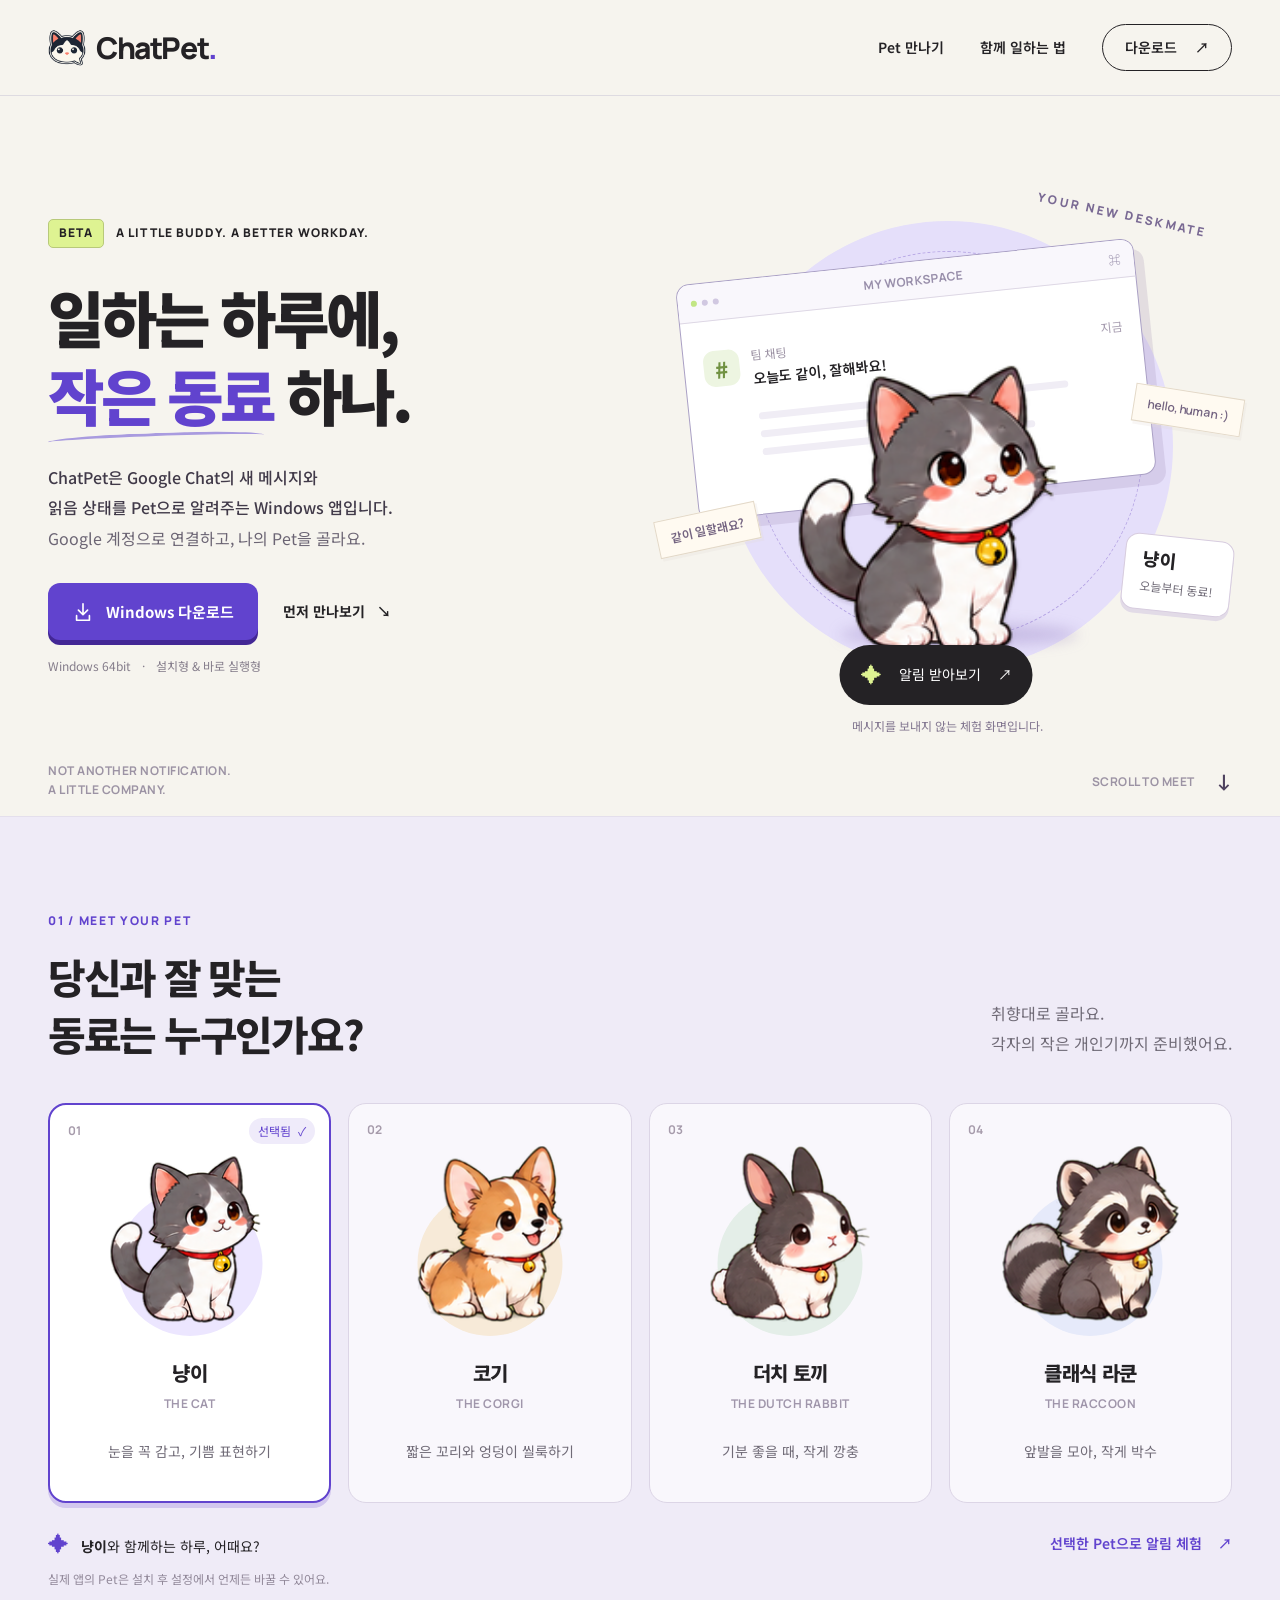
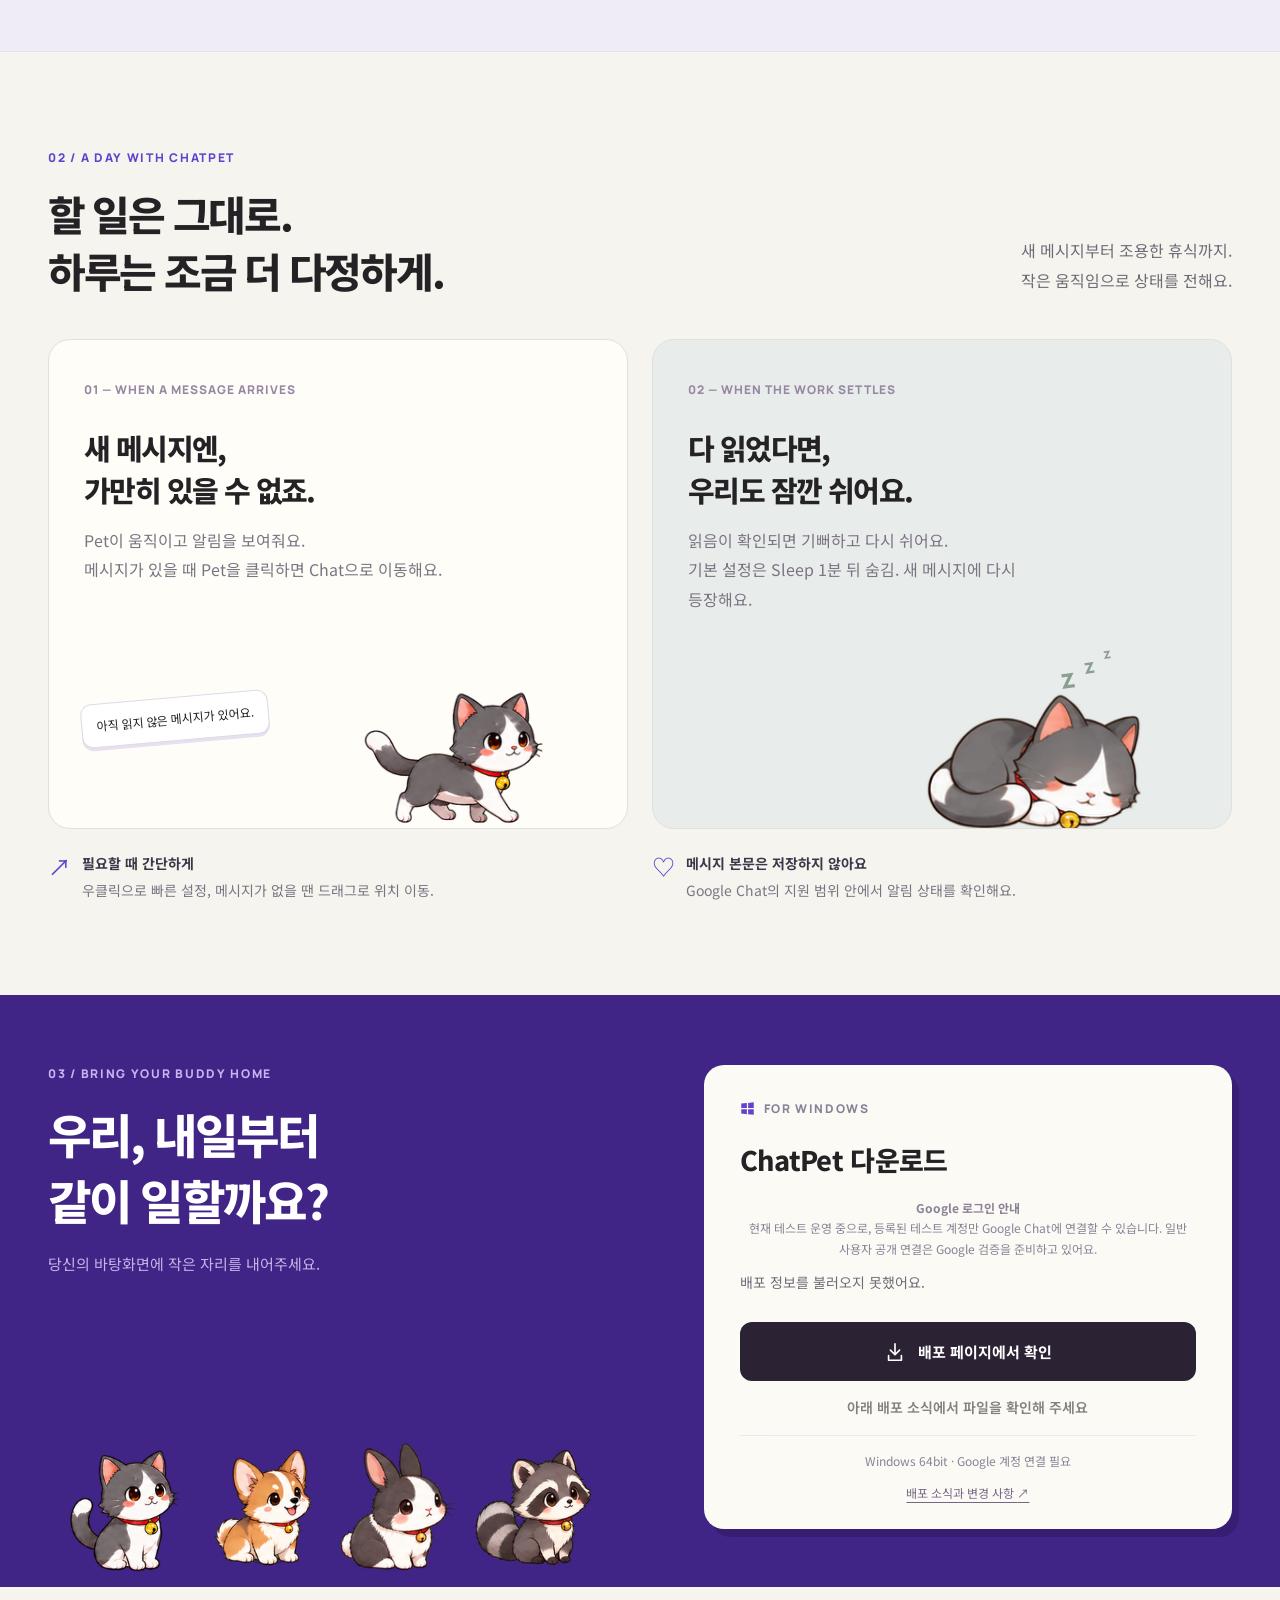
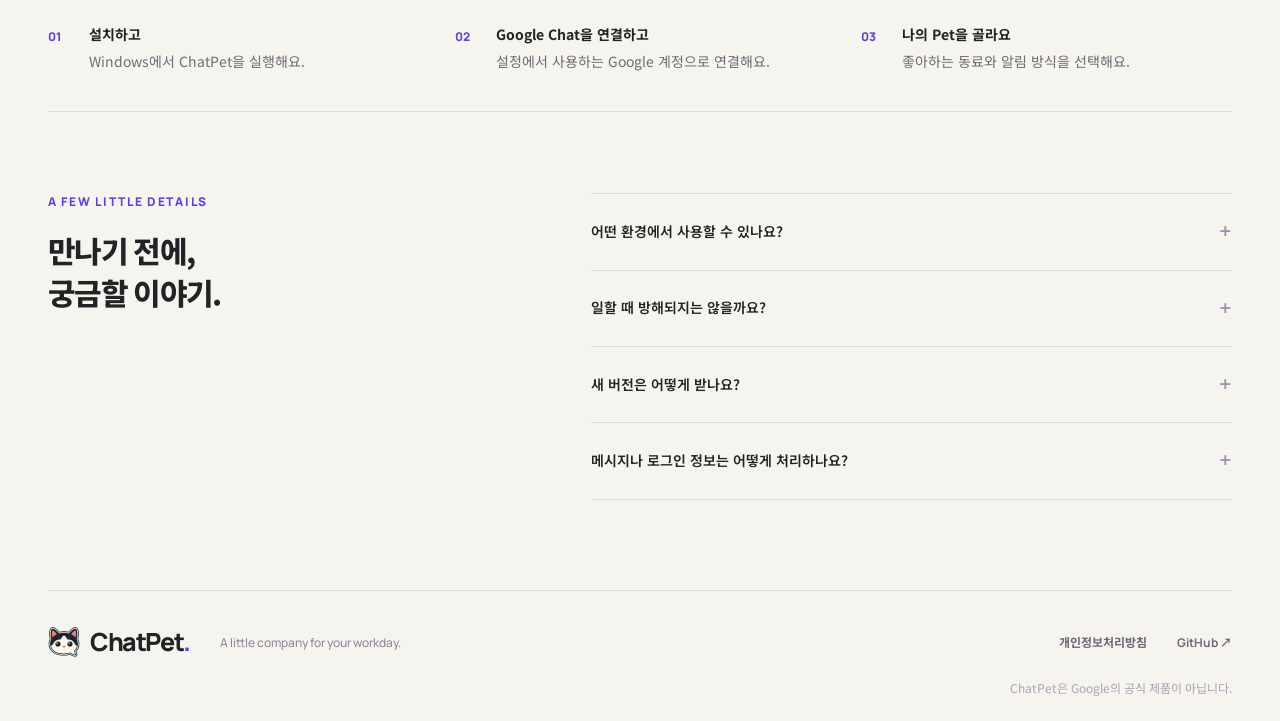
<file: docs/index.html>
<!doctype html>
<html lang="ko">
<head>
  <meta charset="utf-8">
  <meta name="google-site-verification" content="lzd5cxmIrYaoYa7zkCgvCVk5QeDZY3I85OazmHiKf8c" />
  <meta name="viewport" content="width=device-width, initial-scale=1">
  <meta name="theme-color" content="#f6f4ee">
  <meta name="description" content="메시지가 오면 반응하고, 읽고 나면 쉬어 가는 작은 업무 동료. Google Chat 알림 Pet, ChatPet을 만나보세요.">
  <title>ChatPet — 내 책상 위의 작은 동료</title>
  <link rel="icon" href="assets/ChatPet.ico">
  <link rel="preconnect" href="https://fonts.googleapis.com">
  <link rel="preconnect" href="https://fonts.gstatic.com" crossorigin>
  <link href="https://fonts.googleapis.com/css2?family=Manrope:wght@500;600;700;800&family=Noto+Sans+KR:wght@400;500;600;700;800;900&display=swap" rel="stylesheet">
  <link rel="stylesheet" href="styles.css">
  <script src="app.js" defer></script>
</head>
<body>
  <a class="skip-link" href="#main">본문으로 이동</a>
  <header class="site-header">
    <a class="brand" href="#home" aria-label="ChatPet 처음으로"><img src="assets/ChatPet.ico" width="38" height="38" alt=""><span>ChatPet<span class="brand-dot">.</span></span></a>
    <nav aria-label="주 메뉴"><a href="#meet">Pet 만나기</a><a href="#how">함께 일하는 법</a><a href="#download" class="nav-download">다운로드 <span aria-hidden="true">↗</span></a></nav>
  </header>
  <main id="main">
    <section class="hero wrap" id="home" aria-labelledby="hero-title">
      <div class="hero-copy">
        <div class="eyebrow"><span class="beta-tag">BETA</span><span>A LITTLE BUDDY. A BETTER WORKDAY.</span></div>
        <h1 id="hero-title">일하는 하루에,<br><span class="title-accent">작은 동료</span> 하나.</h1>
        <p class="hero-description"><strong>ChatPet은 Google Chat의 새 메시지와<br>읽음 상태를 Pet으로 알려주는 Windows 앱입니다.</strong><br>Google 계정으로 연결하고, 나의 Pet을 골라요.</p>
        <div class="hero-actions"><a class="button button-primary" href="#download"><svg aria-hidden="true" viewBox="0 0 24 24"><path d="M12 3v12m-5-5 5 5 5-5M5 16v5h14v-5"/></svg>Windows 다운로드</a><a class="text-link" href="#meet">먼저 만나보기 <span aria-hidden="true">↘</span></a></div>
        <p class="platform-note">Windows 64bit <span aria-hidden="true">·</span> 설치형 & 바로 실행형</p>
      </div>
      <div class="hero-world" aria-label="ChatPet 알림 체험 화면">
        <div class="world-ring" aria-hidden="true"></div>
        <div class="orbit-label">YOUR NEW DESKMATE</div>
        <div class="mini-window">
          <div class="window-bar"><span class="window-dots" aria-hidden="true"><i></i><i></i><i></i></span><span>MY WORKSPACE</span><span aria-hidden="true">⌘</span></div>
          <div class="mock-chat"><div class="chat-symbol" aria-hidden="true">#</div><div><span class="mock-channel">팀 채팅</span><p>오늘도 같이, 잘해봐요!</p></div><span class="mock-time">지금</span></div>
          <div class="mock-lines" aria-hidden="true"><i></i><i></i><i></i></div>
        </div>
        <div class="hero-pet-shadow" aria-hidden="true"></div>
        <img class="hero-pet" id="hero-pet" src="assets/cat-idle.png" alt="빨간 목걸이를 한 회색 고양이 Pet" width="320" height="320" fetchpriority="high">
        <div class="notification-bubble" id="demo-bubble" hidden><span class="notification-label">CHATPET</span><strong id="demo-text">새 메시지가 도착했어요!</strong><button id="demo-read" type="button">읽었어요 <span aria-hidden="true">✓</span></button></div>
        <div class="pet-name-tag"><span id="hero-pet-name">냥이</span><span class="pet-tag-caption">오늘부터 동료!</span></div>
        <button class="demo-button" id="demo-trigger" type="button"><span class="demo-spark" aria-hidden="true">✦</span><span>알림 받아보기</span><span aria-hidden="true">↗</span></button>
        <span class="demo-caption">메시지를 보내지 않는 체험 화면입니다.</span>
        <span class="floating-note note-one">같이 일할래요?</span><span class="floating-note note-two" aria-hidden="true">hello, human :)</span>
      </div>
      <div class="hero-bottom"><span>NOT ANOTHER NOTIFICATION.<br>A LITTLE COMPANY.</span><a href="#meet" aria-label="Pet 선택으로 이동">SCROLL TO MEET <span aria-hidden="true">↓</span></a></div>
    </section>

    <section class="pet-section" id="meet" aria-labelledby="meet-title">
      <div class="wrap">
        <div class="section-heading"><div><p class="section-kicker">01 / MEET YOUR PET</p><h2 id="meet-title">당신과 잘 맞는<br>동료는 누구인가요?</h2></div><p>취향대로 골라요.<br>각자의 작은 개인기까지 준비했어요.</p></div>
        <div class="pet-grid" role="group" aria-label="홈페이지에서 Pet 미리보기 선택">
          <button class="pet-card selected" type="button" data-pet="cat" aria-pressed="true"><span class="pet-number">01</span><span class="selected-label">선택됨 <span aria-hidden="true">✓</span></span><div class="pet-portrait"><img src="assets/cat-idle.png" alt="회색 고양이" width="320" height="320" loading="lazy"></div><span class="pet-card-name">냥이</span><span class="pet-species">THE CAT</span><span class="pet-trick">눈을 꼭 감고, 기쁨 표현하기</span></button>
          <button class="pet-card" type="button" data-pet="dog" aria-pressed="false"><span class="pet-number">02</span><span class="selected-label">선택됨 <span aria-hidden="true">✓</span></span><div class="pet-portrait"><img src="assets/dog-idle.png" alt="갈색과 흰색 코기" width="320" height="320" loading="lazy"></div><span class="pet-card-name">코기</span><span class="pet-species">THE CORGI</span><span class="pet-trick">짧은 꼬리와 엉덩이 씰룩하기</span></button>
          <button class="pet-card" type="button" data-pet="rabbit" aria-pressed="false"><span class="pet-number">03</span><span class="selected-label">선택됨 <span aria-hidden="true">✓</span></span><div class="pet-portrait"><img src="assets/rabbit-idle.png" alt="짙은 회색과 흰색 더치 토끼" width="320" height="320" loading="lazy"></div><span class="pet-card-name">더치 토끼</span><span class="pet-species">THE DUTCH RABBIT</span><span class="pet-trick">기분 좋을 때, 작게 깡충</span></button>
          <button class="pet-card" type="button" data-pet="raccoon" aria-pressed="false"><span class="pet-number">04</span><span class="selected-label">선택됨 <span aria-hidden="true">✓</span></span><div class="pet-portrait"><img src="assets/raccoon-idle.png" alt="눈 주변이 검은 클래식 라쿤" width="320" height="320" loading="lazy"></div><span class="pet-card-name">클래식 라쿤</span><span class="pet-species">THE RACCOON</span><span class="pet-trick">앞발을 모아, 작게 박수</span></button>
        </div>
        <div class="selection-summary" aria-live="polite"><span><span class="summary-star" aria-hidden="true">✦</span> <strong id="selected-name">냥이</strong>와 함께하는 하루, 어때요?</span><a href="#home">선택한 Pet으로 알림 체험 <span aria-hidden="true">↗</span></a></div>
        <p class="selection-hint">실제 앱의 Pet은 설치 후 설정에서 언제든 바꿀 수 있어요.</p>
      </div>
    </section>

    <section class="how-section wrap" id="how" aria-labelledby="how-title">
      <div class="section-heading"><div><p class="section-kicker">02 / A DAY WITH CHATPET</p><h2 id="how-title">할 일은 그대로.<br>하루는 조금 더 다정하게.</h2></div><p>새 메시지부터 조용한 휴식까지.<br>작은 움직임으로 상태를 전해요.</p></div>
      <div class="feature-grid">
        <article class="feature-card feature-message"><span class="feature-index">01 — WHEN A MESSAGE ARRIVES</span><h3>새 메시지엔,<br>가만히 있을 수 없죠.</h3><p>Pet이 움직이고 알림을 보여줘요.<br>메시지가 있을 때 Pet을 클릭하면 Chat으로 이동해요.</p><div class="feature-scene"><span class="small-bubble">아직 읽지 않은 메시지가 있어요.</span><img src="assets/cat-walk.png" alt="메시지를 알리며 걸어가는 고양이" width="320" height="320" loading="lazy"></div></article>
        <article class="feature-card feature-rest"><span class="feature-index">02 — WHEN THE WORK SETTLES</span><h3>다 읽었다면,<br>우리도 잠깐 쉬어요.</h3><p>읽음이 확인되면 기뻐하고 다시 쉬어요.<br>기본 설정은 Sleep 1분 뒤 숨김. 새 메시지에 다시 등장해요.</p><div class="feature-scene"><span class="sleep-label" aria-hidden="true">z<span>z</span><small>z</small></span><img src="assets/cat-sleep.png" alt="눈을 감고 편안히 잠든 고양이" width="320" height="320" loading="lazy"></div></article>
      </div>
      <div class="quiet-details"><p><span aria-hidden="true">↗</span><strong>필요할 때 간단하게</strong><span>우클릭으로 빠른 설정, 메시지가 없을 땐 드래그로 위치 이동.</span></p><p><span aria-hidden="true">♡</span><strong>메시지 본문은 저장하지 않아요</strong><span>Google Chat의 지원 범위 안에서 알림 상태를 확인해요.</span></p></div>
    </section>

    <section class="download-section" id="download" aria-labelledby="download-title">
      <div class="download-shell wrap">
        <div class="download-copy"><p class="section-kicker">03 / BRING YOUR BUDDY HOME</p><h2 id="download-title">우리, 내일부터<br>같이 일할까요?</h2><p>당신의 바탕화면에 작은 자리를 내어주세요.</p><div class="download-pets" aria-hidden="true"><img src="assets/cat-idle.png" alt="" width="320" height="320" loading="lazy"><img src="assets/dog-idle.png" alt="" width="320" height="320" loading="lazy"><img src="assets/rabbit-idle.png" alt="" width="320" height="320" loading="lazy"><img src="assets/raccoon-idle.png" alt="" width="320" height="320" loading="lazy"></div></div>
        <div class="download-card"><span class="download-os"><svg viewBox="0 0 24 24" aria-hidden="true"><path d="m2 4 9-1v8H2zm11-1 9-1v9h-9zM2 13h9v8l-9-1zm11 0h9v9l-9-1z"/></svg>FOR WINDOWS</span><h3>ChatPet 다운로드</h3><p id="google-login-notice" class="download-meta"><strong>Google 로그인 안내</strong><br>현재 테스트 운영 중으로, 등록된 테스트 계정만 Google Chat에 연결할 수 있습니다. 일반 사용자 공개 연결은 Google 검증을 준비하고 있어요.</p><div class="release-status" id="release-status" role="status">공개 배포 상태를 확인하고 있어요.</div><a id="installer-download" class="button button-dark download-link is-disabled" aria-disabled="true" tabindex="-1"><svg aria-hidden="true" viewBox="0 0 24 24"><path d="M12 3v12m-5-5 5 5 5-5M5 16v5h14v-5"/></svg><span>배포 확인 중</span></a><a id="portable-download" class="portable-link is-disabled" aria-disabled="true" tabindex="-1">설치 없이 바로 실행하기 <span aria-hidden="true">↗</span></a><p class="download-meta" id="download-meta">Windows 64bit · Google 계정 연결 필요</p><a class="release-link" href="https://github.com/Yoodaddy0311/chatpet-releases/releases" target="_blank" rel="noopener noreferrer">배포 소식과 변경 사항 <span aria-hidden="true">↗</span></a><noscript><p>JavaScript 없이 다운로드하려면 위 배포 페이지를 방문하세요.</p></noscript></div>
      </div>
    </section>

    <section class="getting-started wrap" aria-label="시작하는 방법"><div><span>01</span><h3>설치하고</h3><p>Windows에서 ChatPet을 실행해요.</p></div><div><span>02</span><h3>Google Chat을 연결하고</h3><p>설정에서 사용하는 Google 계정으로 연결해요.</p></div><div><span>03</span><h3>나의 Pet을 골라요</h3><p>좋아하는 동료와 알림 방식을 선택해요.</p></div></section>
    <section class="faq-section wrap" aria-labelledby="faq-title"><div><p class="section-kicker">A FEW LITTLE DETAILS</p><h2 id="faq-title">만나기 전에,<br>궁금할 이야기.</h2></div><div class="faq-list"><details><summary>어떤 환경에서 사용할 수 있나요?<span aria-hidden="true">+</span></summary><p>Windows 64비트용 앱입니다. Google Chat 연동은 Google 계정 연결이 필요하며, 조직의 Google Workspace 권한과 Google 검색 API 지원 범위에 따라 사용할 수 있는 알림이 달라질 수 있어요.</p></details><details><summary>일할 때 방해되지는 않을까요?<span aria-hidden="true">+</span></summary><p>알림이 없으면 조용히 쉬고 기본 설정에서는 Sleep 상태가 1분 지속되면 숨습니다. 새 알림에 다시 나타나며, 알림 일시 중지와 움직임 줄이기를 설정할 수 있어요.</p></details><details><summary>새 버전은 어떻게 받나요?<span aria-hidden="true">+</span></summary><p>1.2.14부터 앱 시작 시 새 버전을 확인하고 업데이트할 수 있어요. 1.2.13 이하를 사용 중이라면 기능이 포함된 버전을 한 번 직접 설치해 주세요.</p></details><details><summary>메시지나 로그인 정보는 어떻게 처리하나요?<span aria-hidden="true">+</span></summary><p>앱은 메시지 본문을 저장하지 않습니다. 로그인 정보는 현재 Windows 사용자용으로 암호화해 보관하며, 업데이트 확인에 메시지나 계정 정보를 보내지 않습니다.</p></details></div></section>
  </main>
  <footer class="site-footer wrap"><a class="brand" href="#home"><img src="assets/ChatPet.ico" width="32" height="32" alt=""><span>ChatPet<span class="brand-dot">.</span></span></a><p>A little company for your workday.</p><a href="privacy.html">개인정보처리방침</a><a href="https://github.com/Yoodaddy0311/chatpet-releases" target="_blank" rel="noopener noreferrer">GitHub <span aria-hidden="true">↗</span></a><span class="footer-fine">ChatPet은 Google의 공식 제품이 아닙니다.</span></footer>
  <div class="sr-only" id="demo-announcement" role="status"></div>
</body>
</html>
</file>
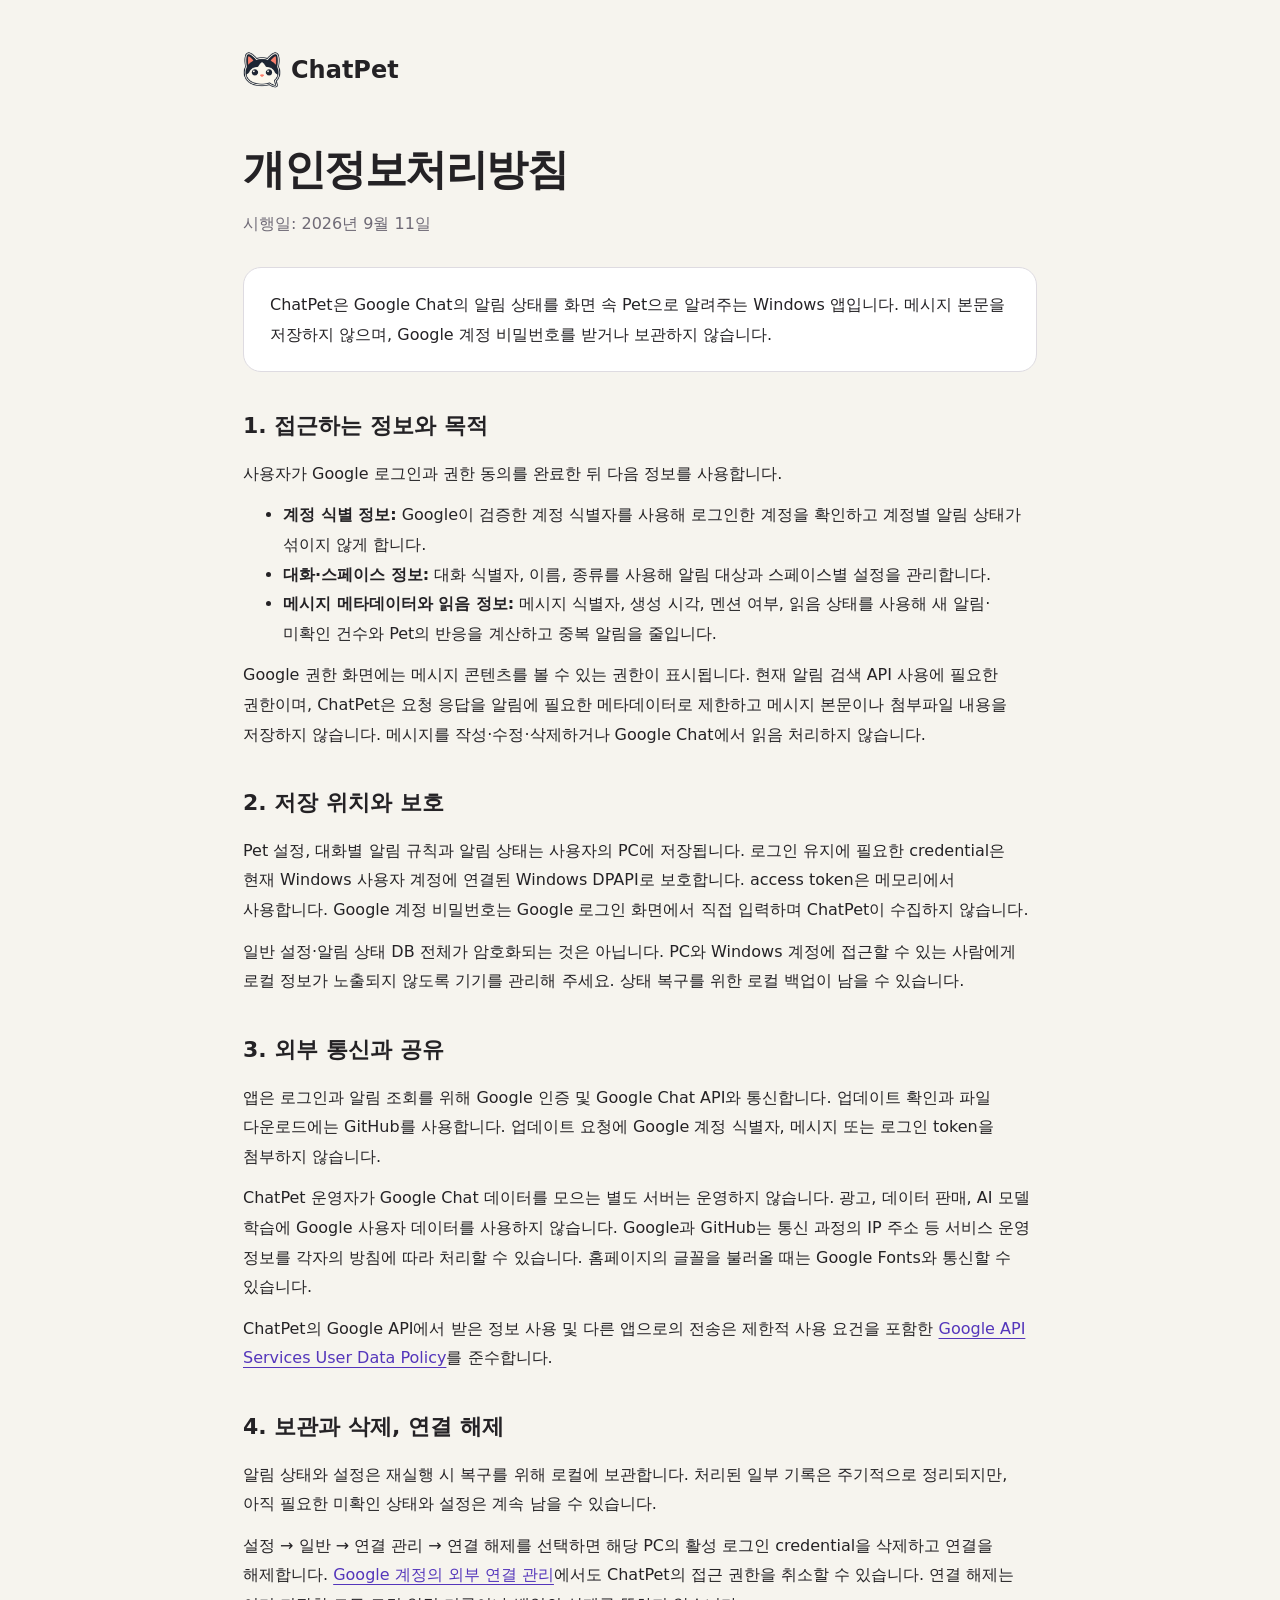
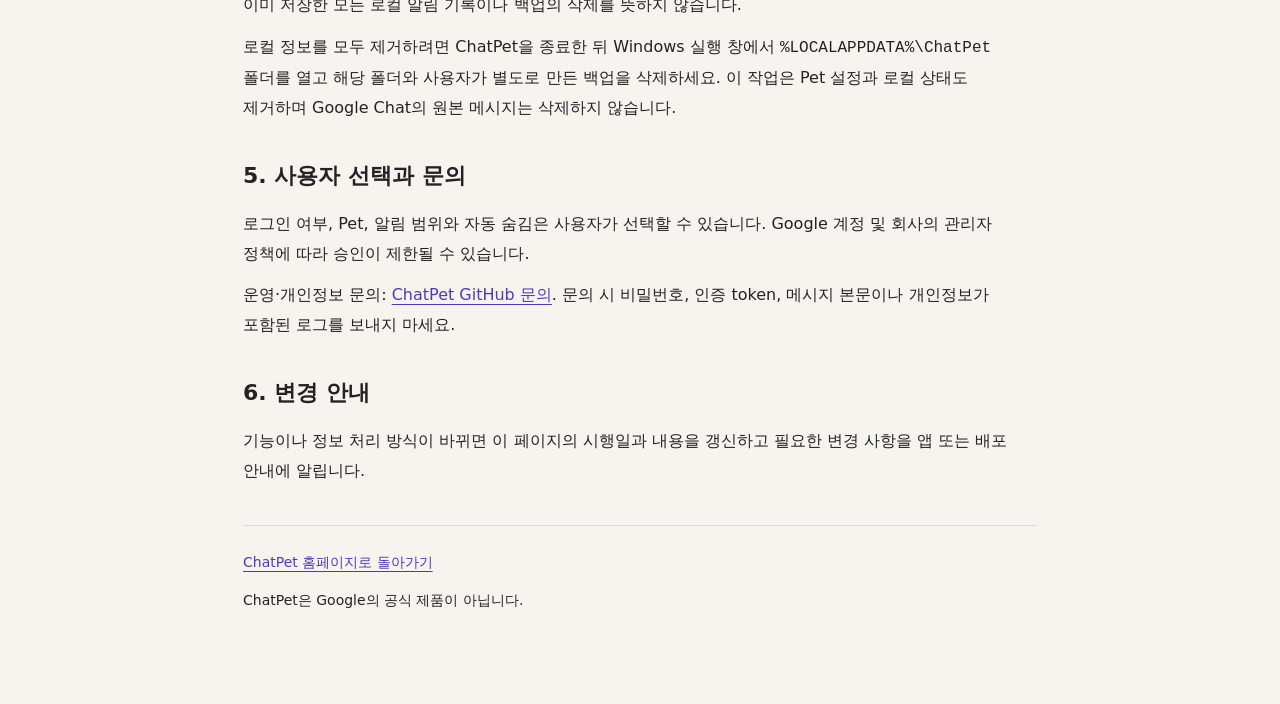
<file: docs/privacy.html>
<!doctype html>
<html lang="ko">
<head>
<meta charset="utf-8"><meta name="viewport" content="width=device-width,initial-scale=1">
<title>개인정보처리방침 · ChatPet</title>
<meta name="description" content="ChatPet이 Google Chat 정보와 로그인 정보를 사용하는 방법을 안내합니다.">
<link rel="icon" href="assets/ChatPet.ico">
<style>
:root{color-scheme:light}*{box-sizing:border-box}body{margin:0;background:#f6f4ee;color:#242225;font:16px/1.85 system-ui,"Malgun Gothic",sans-serif;word-break:keep-all}main{max-width:850px;margin:auto;padding:48px 28px 80px}.brand{display:inline-flex;align-items:center;gap:10px;font-size:24px;font-weight:800;color:#242225;text-decoration:none}.brand img{width:38px;height:38px}h1{font-size:clamp(30px,6vw,42px);line-height:1.3;letter-spacing:-1.5px;margin:44px 0 10px}h2{font-size:22px;margin:34px 0 12px}p,ul{margin:12px 0}a{color:#5436bb;text-underline-offset:4px}a:focus-visible{outline:3px solid #6143ce;outline-offset:4px}.date{color:#706b77}.summary{margin:28px 0;padding:22px 26px;background:white;border:1px solid #dedbe1;border-radius:18px}.summary p{margin:0}footer{margin-top:40px;padding-top:24px;border-top:1px solid #dedbe1;font-size:14px}
</style>
</head>
<body><main>
<a class="brand" href="./"><img src="assets/ChatPet.ico" alt="">ChatPet</a>
<h1>개인정보처리방침</h1>
<p class="date">시행일: 2026년 9월 11일</p>
<div class="summary"><p>ChatPet은 Google Chat의 알림 상태를 화면 속 Pet으로 알려주는 Windows 앱입니다. 메시지 본문을 저장하지 않으며, Google 계정 비밀번호를 받거나 보관하지 않습니다.</p></div>
<h2>1. 접근하는 정보와 목적</h2>
<p>사용자가 Google 로그인과 권한 동의를 완료한 뒤 다음 정보를 사용합니다.</p>
<ul>
<li><strong>계정 식별 정보:</strong> Google이 검증한 계정 식별자를 사용해 로그인한 계정을 확인하고 계정별 알림 상태가 섞이지 않게 합니다.</li>
<li><strong>대화·스페이스 정보:</strong> 대화 식별자, 이름, 종류를 사용해 알림 대상과 스페이스별 설정을 관리합니다.</li>
<li><strong>메시지 메타데이터와 읽음 정보:</strong> 메시지 식별자, 생성 시각, 멘션 여부, 읽음 상태를 사용해 새 알림·미확인 건수와 Pet의 반응을 계산하고 중복 알림을 줄입니다.</li>
</ul>
<p>Google 권한 화면에는 메시지 콘텐츠를 볼 수 있는 권한이 표시됩니다. 현재 알림 검색 API 사용에 필요한 권한이며, ChatPet은 요청 응답을 알림에 필요한 메타데이터로 제한하고 메시지 본문이나 첨부파일 내용을 저장하지 않습니다. 메시지를 작성·수정·삭제하거나 Google Chat에서 읽음 처리하지 않습니다.</p>
<h2>2. 저장 위치와 보호</h2>
<p>Pet 설정, 대화별 알림 규칙과 알림 상태는 사용자의 PC에 저장됩니다. 로그인 유지에 필요한 credential은 현재 Windows 사용자 계정에 연결된 Windows DPAPI로 보호합니다. access token은 메모리에서 사용합니다. Google 계정 비밀번호는 Google 로그인 화면에서 직접 입력하며 ChatPet이 수집하지 않습니다.</p>
<p>일반 설정·알림 상태 DB 전체가 암호화되는 것은 아닙니다. PC와 Windows 계정에 접근할 수 있는 사람에게 로컬 정보가 노출되지 않도록 기기를 관리해 주세요. 상태 복구를 위한 로컬 백업이 남을 수 있습니다.</p>
<h2>3. 외부 통신과 공유</h2>
<p>앱은 로그인과 알림 조회를 위해 Google 인증 및 Google Chat API와 통신합니다. 업데이트 확인과 파일 다운로드에는 GitHub를 사용합니다. 업데이트 요청에 Google 계정 식별자, 메시지 또는 로그인 token을 첨부하지 않습니다.</p>
<p>ChatPet 운영자가 Google Chat 데이터를 모으는 별도 서버는 운영하지 않습니다. 광고, 데이터 판매, AI 모델 학습에 Google 사용자 데이터를 사용하지 않습니다. Google과 GitHub는 통신 과정의 IP 주소 등 서비스 운영 정보를 각자의 방침에 따라 처리할 수 있습니다. 홈페이지의 글꼴을 불러올 때는 Google Fonts와 통신할 수 있습니다.</p>
<p>ChatPet의 Google API에서 받은 정보 사용 및 다른 앱으로의 전송은 제한적 사용 요건을 포함한 <a href="https://developers.google.com/terms/api-services-user-data-policy">Google API Services User Data Policy</a>를 준수합니다.</p>
<h2>4. 보관과 삭제, 연결 해제</h2>
<p>알림 상태와 설정은 재실행 시 복구를 위해 로컬에 보관합니다. 처리된 일부 기록은 주기적으로 정리되지만, 아직 필요한 미확인 상태와 설정은 계속 남을 수 있습니다.</p>
<p>설정 → 일반 → 연결 관리 → 연결 해제를 선택하면 해당 PC의 활성 로그인 credential을 삭제하고 연결을 해제합니다. <a href="https://myaccount.google.com/connections">Google 계정의 외부 연결 관리</a>에서도 ChatPet의 접근 권한을 취소할 수 있습니다. 연결 해제는 이미 저장한 모든 로컬 알림 기록이나 백업의 삭제를 뜻하지 않습니다.</p>
<p>로컬 정보를 모두 제거하려면 ChatPet을 종료한 뒤 Windows 실행 창에서 <code>%LOCALAPPDATA%\ChatPet</code> 폴더를 열고 해당 폴더와 사용자가 별도로 만든 백업을 삭제하세요. 이 작업은 Pet 설정과 로컬 상태도 제거하며 Google Chat의 원본 메시지는 삭제하지 않습니다.</p>
<h2>5. 사용자 선택과 문의</h2>
<p>로그인 여부, Pet, 알림 범위와 자동 숨김은 사용자가 선택할 수 있습니다. Google 계정 및 회사의 관리자 정책에 따라 승인이 제한될 수 있습니다.</p>
<p>운영·개인정보 문의: <a href="https://github.com/Yoodaddy0311/chatpet-releases/issues">ChatPet GitHub 문의</a>. 문의 시 비밀번호, 인증 token, 메시지 본문이나 개인정보가 포함된 로그를 보내지 마세요.</p>
<h2>6. 변경 안내</h2>
<p>기능이나 정보 처리 방식이 바뀌면 이 페이지의 시행일과 내용을 갱신하고 필요한 변경 사항을 앱 또는 배포 안내에 알립니다.</p>
<footer><a href="./">ChatPet 홈페이지로 돌아가기</a><p>ChatPet은 Google의 공식 제품이 아닙니다.</p></footer>
</main></body></html>
</file>
<file: docs/styles.css>
:root{--paper:#f6f4ee;--ink:#242225;--muted:#706b77;--purple:#6143ce;--purple-dark:#402486;--line:#dedbe1;--lime:#def392;--radius:24px;--sans:'Noto Sans KR',sans-serif;--latin:'Manrope',var(--sans)}
*{box-sizing:border-box}html{scroll-behavior:smooth;scroll-padding-top:100px}body{margin:0;background:var(--paper);color:var(--ink);font-family:var(--sans);font-size:16px;line-height:1.7;word-break:keep-all}a{color:inherit;text-decoration:none}button{font:inherit;color:inherit}button,a{-webkit-tap-highlight-color:transparent}button{cursor:pointer}button:disabled{cursor:default}img{max-width:100%;height:auto;display:block}svg{width:22px;height:22px;flex:none}button:focus-visible,a:focus-visible,summary:focus-visible{outline:3px solid #f39a42;outline-offset:5px}::selection{background:var(--lime);color:var(--ink)}.wrap{width:min(1240px,calc(100% - 96px));margin-inline:auto}.skip-link{position:fixed;top:-100px;left:20px;z-index:100;background:white;padding:12px}.skip-link:focus{top:10px}.sr-only{position:absolute;width:1px;height:1px;overflow:hidden;clip-path:inset(50%);white-space:nowrap}.site-header{height:96px;max-width:1440px;margin:auto;padding:0 48px;display:flex;align-items:center;justify-content:space-between;border-bottom:1px solid var(--line)}.brand{display:inline-flex;align-items:center;gap:10px;font-family:var(--latin);font-size:30px;font-weight:800;letter-spacing:-1.4px;line-height:1.2}.brand-dot{color:var(--purple)}.site-header nav{display:flex;align-items:center;gap:36px;font-size:14px;font-weight:600}.site-header nav>a:not(.nav-download):hover{color:var(--purple)}.nav-download{border:1px solid var(--ink);border-radius:100px;padding:11px 22px;display:flex;gap:18px;align-items:center;transition:.2s}.nav-download:hover{background:var(--ink);color:white}.hero{position:relative;display:grid;grid-template-columns:1.03fr 1fr;align-items:center;min-height:720px;padding-top:70px;padding-bottom:86px;gap:30px}.eyebrow{display:flex;align-items:center;gap:12px;font-family:var(--latin);font-size:11px;font-weight:800;letter-spacing:1.1px;margin-bottom:30px}.beta-tag{background:var(--lime);border:1px solid #b8c97a;padding:3px 10px;border-radius:5px;font-size:12px;letter-spacing:1px}.hero h1{font-size:clamp(40px,4.8vw,68px);font-weight:900;letter-spacing:-.065em;line-height:1.28;margin:0 0 27px}.title-accent{color:var(--purple);position:relative;white-space:nowrap}.title-accent:after{content:'';position:absolute;left:0;bottom:-5px;width:96%;height:8px;border-top:3px solid #a99bdf;border-radius:50%;transform:rotate(-2deg)}.hero-description{font-size:17px;line-height:1.9;color:#6c6574;margin:0 0 30px}.hero-description strong{font-weight:500;color:#413a49}.hero-actions{display:flex;align-items:center;gap:25px}.button{display:inline-flex;min-height:57px;align-items:center;justify-content:center;gap:12px;border-radius:12px;padding:15px 24px;font-weight:700;font-size:15px;border:0;transition:transform .2s,background .2s,box-shadow .2s}.button svg{fill:none;stroke:currentColor;stroke-width:1.8;stroke-linejoin:round;stroke-linecap:round}.button-primary{color:white;background:var(--purple);box-shadow:0 5px 0 #432795}.button-primary:hover{background:#5236bb;transform:translateY(-2px);box-shadow:0 7px 0 #432795}.text-link{font-size:14px;font-weight:700;display:flex;gap:12px;align-items:center}.text-link:hover{color:var(--purple)}.platform-note{color:#857d8b;font-size:12px;margin:16px 0 0}.platform-note span{margin:0 8px}.hero-world{position:relative;min-height:490px;isolation:isolate;align-self:center}.world-ring{position:absolute;width:450px;height:450px;max-width:100%;background:#e5dffa;top:18px;left:50%;transform:translateX(-50%);border-radius:50%;z-index:-2}.world-ring:before{content:'';position:absolute;inset:30px;border:1px dashed #b9a9e6;border-radius:50%}.orbit-label{position:absolute;top:2px;right:25px;font-family:var(--latin);font-size:11px;letter-spacing:2.5px;font-weight:800;transform:rotate(12deg);color:#796993}.mini-window{position:absolute;left:4%;top:58px;width:81%;height:237px;background:#fff;border:1.5px solid #aaa0c5;border-radius:13px;box-shadow:9px 11px 0 #8f7da630;transform:rotate(-6deg);overflow:hidden;z-index:-1}.window-bar{height:38px;border-bottom:1px solid #ded8e5;display:flex;align-items:center;justify-content:space-between;padding:0 13px;background:#f9f7fc;font:700 9px var(--latin);letter-spacing:1.4px;color:#988eaa}.window-dots{display:flex;gap:5px}.window-dots i{width:6px;height:6px;border-radius:50%;background:#d1c8e1}.window-dots i:first-child{background:#c2e684}.mock-chat{display:flex;align-items:center;gap:12px;padding:23px 19px 14px}.chat-symbol{height:36px;width:36px;display:grid;place-items:center;background:#edf5e1;border-radius:11px;color:#719242;font-size:22px;font-weight:800}.mock-channel{font-size:11px;color:#9b91a3}.mock-chat p{margin:0;font-size:14px;font-weight:600;white-space:nowrap}.mock-time{font-size:10px;color:#a79db0;margin-left:auto}.mock-lines{margin:8px 24px 0 69px;display:grid;gap:11px}.mock-lines i{height:7px;background:#f0edf5;border-radius:20px;width:85%}.mock-lines i:nth-child(2){width:65%}.mock-lines i:last-child{width:75%}.hero-pet{position:absolute;width:570px;max-width:112%;bottom:17px;left:48%;transform:translateX(-50%);pointer-events:none;filter:drop-shadow(1px 4px 1px #3d205919);transition:opacity .15s;z-index:2}.hero-pet-shadow{position:absolute;bottom:47px;left:31%;width:42%;height:23px;background:#8772b64d;border-radius:50%;filter:blur(7px)}.pet-name-tag{position:absolute;right:0;bottom:80px;background:#fff;border:1px solid #d7ccdf;border-radius:13px;padding:11px 17px;box-shadow:0 4px 0 #e2dbe7;transform:rotate(6deg);z-index:3}.pet-name-tag>span:first-child{display:block;font-size:18px;font-weight:800;line-height:1.4}.pet-tag-caption{font-size:11px;color:var(--muted)}.demo-button{position:absolute;left:48%;bottom:-12px;transform:translateX(-50%);background:var(--ink);color:white;border:0;border-radius:100px;display:flex;align-items:center;gap:17px;padding:12px 21px;font-size:13px;white-space:nowrap;z-index:4}.demo-button:hover{background:var(--purple-dark)}.demo-spark{color:var(--lime);font-size:21px}.demo-caption{position:absolute;bottom:-42px;width:100%;text-align:center;font-size:11px;color:#81758f}.floating-note{position:absolute;font-size:12px;font-weight:600;color:#746481;background:#fffaf1;padding:8px 13px;border:1px solid #e3d9c9;box-shadow:2px 3px 0 #e2d8d43d;z-index:3}.note-one{left:-8px;top:308px;transform:rotate(-12deg)}.note-two{right:-11px;top:188px;transform:rotate(9deg);font-family:var(--latin);font-size:13px}.notification-bubble{position:absolute;z-index:5;top:127px;left:31%;min-width:238px;background:white;border:1.5px solid #a892d0;border-radius:15px;padding:15px 17px;box-shadow:0 10px 35px #3b27501a}.notification-bubble[hidden]{display:none}.notification-bubble:after{content:'';position:absolute;bottom:-8px;left:35px;width:14px;height:14px;background:white;transform:rotate(45deg);border-right:1.5px solid #a892d0;border-bottom:1.5px solid #a892d0}.notification-label{font:800 9px var(--latin);letter-spacing:1.7px;color:var(--purple);display:block;margin-bottom:5px}.notification-bubble strong{display:block;font-size:14px;line-height:1.7}.notification-bubble button{font-size:12px;color:var(--purple);background:#f0ebff;border:0;border-radius:7px;padding:5px 9px;margin-top:8px}.hero-bottom{position:absolute;bottom:17px;left:0;right:0;display:flex;justify-content:space-between;align-items:end;font:700 10px/1.6 var(--latin);color:#9c93a4;letter-spacing:1px}.hero-bottom a{display:flex;gap:21px;align-items:center}.hero-bottom a span{font-size:22px;color:#4e415e}.pet-section{background:#efebf7;border-block:1px solid #e4dfec;padding:95px 0 61px}.section-heading{display:flex;justify-content:space-between;align-items:end;gap:32px;margin-bottom:40px}.section-kicker{font:800 11px var(--latin);letter-spacing:1.7px;color:var(--purple);margin:0 0 19px}.section-heading h2,.faq-section h2{font-size:clamp(29px,3.2vw,43px);line-height:1.4;letter-spacing:-.055em;margin:0;font-weight:800}.section-heading>p{font-size:15px;line-height:1.9;color:var(--muted);margin:0 0 4px;max-width:290px}.pet-grid{display:grid;grid-template-columns:repeat(4,minmax(0,1fr));gap:17px}.pet-card{position:relative;min-width:0;text-align:center;padding:23px 10px 26px;border:1px solid #dcd5e6;background:#f9f7fc;border-radius:18px;transition:transform .22s,box-shadow .22s,border-color .22s}.pet-card:hover{transform:translateY(-7px);border-color:#b5a4d9;box-shadow:0 12px 30px #68518910}.pet-card.selected{background:white;border:2px solid var(--purple);padding:22px 9px 25px;box-shadow:0 5px 0 #d2c7ee}.pet-number{position:absolute;top:17px;left:18px;font:700 11px var(--latin);color:#a69bab}.selected-label{visibility:hidden;position:absolute;right:14px;top:13px;display:flex;gap:7px;align-items:center;font-size:10px;color:var(--purple);background:#efebfa;border-radius:20px;padding:3px 9px}.selected .selected-label{visibility:visible}.pet-portrait{height:219px;position:relative;overflow:hidden;margin-top:-10px}.pet-portrait:before{content:'';position:absolute;width:145px;height:145px;border-radius:50%;background:#f0edf6;bottom:0;left:50%;transform:translateX(-50%)}.selected .pet-portrait:before{background:#ece6ff}.pet-card[data-pet=dog] .pet-portrait:before{background:#f7ead8}.pet-card[data-pet=rabbit] .pet-portrait:before{background:#e4eee8}.pet-card[data-pet=raccoon] .pet-portrait:before{background:#e6eafa}.pet-portrait img{position:absolute;bottom:0;left:50%;transform:translateX(-50%);width:330px;max-width:none}.pet-card-name{display:block;margin-top:20px;font-size:20px;font-weight:800;letter-spacing:-.7px}.pet-species{display:block;font:700 10px var(--latin);color:#a096ab;letter-spacing:1.5px;margin-top:5px}.pet-trick{display:block;font-size:12px;color:var(--muted);margin-top:16px}.selection-summary{display:flex;align-items:center;justify-content:space-between;gap:22px;padding:23px 0 0;font-size:14px}.summary-star{font-size:21px;margin-right:8px;color:var(--purple)}.selection-summary strong{font-weight:700}.selection-summary>a{font-size:13px;color:var(--purple);font-weight:600}.selection-summary>a span{margin-left:12px}.selection-hint{font-size:11px;color:#92899a;margin:8px 0 0}.how-section{padding-top:97px;padding-bottom:92px}.feature-grid{display:grid;grid-template-columns:1fr 1fr;gap:24px}.feature-card{position:relative;min-height:458px;border-radius:22px;padding:34px 35px;overflow:hidden;border:1px solid #e3dfdc}.feature-message{background:#fffdf8}.feature-rest{background:#e8edeb}.feature-index{font:800 10px var(--latin);letter-spacing:1px;color:#9688a3}.feature-card h3{font-size:29px;line-height:1.45;letter-spacing:-.055em;margin:24px 0 13px;font-weight:800}.feature-card>p{font-size:14px;line-height:1.85;color:#7c7483;position:relative;z-index:2;max-width:360px}.feature-scene{position:absolute;inset:auto 0 0;height:195px}.feature-scene img{position:absolute;width:300px;right:12px;bottom:-7px}.small-bubble{position:absolute;left:32px;bottom:87px;font-size:12px;background:#fff;border:1px solid #e0d9e6;border-radius:11px;padding:11px 14px;z-index:2;box-shadow:0 3px 0 #e7e0ee;transform:rotate(-5deg)}.sleep-label{position:absolute;right:109px;bottom:135px;color:#8a9e93;font:800 27px var(--latin);letter-spacing:10px;transform:rotate(-8deg)}.sleep-label span{font-size:20px;vertical-align:12px}.sleep-label small{font-size:14px;vertical-align:24px}.feature-rest .feature-scene img{width:330px;right:32px;bottom:-18px}.quiet-details{display:grid;grid-template-columns:1fr 1fr;gap:24px;padding-top:23px}.quiet-details p{margin:0;display:grid;grid-template-columns:24px 1fr;gap:3px 10px;font-size:13px;color:#7c7483}.quiet-details p>span:first-child{grid-row:span 2;color:var(--purple);font-size:23px;line-height:1.3}.quiet-details strong{font-size:14px;color:#3f3749;font-weight:700}.download-section{background:var(--purple-dark);color:white;overflow:hidden}.download-shell{display:grid;grid-template-columns:1.1fr 1fr;gap:75px;padding-top:70px;padding-bottom:58px;align-items:center}.download-copy{position:relative;align-self:stretch;min-height:455px}.download-copy .section-kicker{color:#c5b6f1}.download-copy h2{font-size:clamp(34px,3.7vw,50px);line-height:1.4;letter-spacing:-.06em;margin:0 0 17px;font-weight:800}.download-copy>p:not(.section-kicker){color:#c4b5e8;font-size:15px;margin-top:0}.download-pets{position:absolute;left:-62px;right:-35px;bottom:-52px;height:240px;display:flex;align-items:end;justify-content:center;isolation:isolate}.download-pets img{width:240px;max-width:none;margin-inline:-47px}.download-pets img:nth-child(even){width:218px;margin-bottom:6px}.download-pets img:nth-child(2){z-index:1}.download-card{background:#fcfaf5;color:var(--ink);padding:35px 36px 25px;border-radius:20px;box-shadow:7px 8px 0 #2111474d;position:relative;z-index:1}.download-os{font:800 10px var(--latin);letter-spacing:1.6px;display:flex;align-items:center;gap:9px;color:#8b8098}.download-os svg{fill:var(--purple);width:15px;height:15px}.download-card h3{font-size:27px;letter-spacing:-.7px;margin:20px 0 6px;font-weight:800}.release-status{font-size:13px;color:var(--muted);min-height:26px;margin-bottom:25px}.button-dark{background:#2b2334;color:white;width:100%;font-size:15px;min-height:59px}.button-dark:not(.is-disabled):hover{background:var(--purple)}.is-disabled{cursor:default;opacity:.56;pointer-events:none}.portable-link{display:block;text-align:center;padding:15px 5px;font-size:13px;font-weight:600;border-bottom:1px solid #e2dce6}.portable-link:not(.is-disabled):hover{color:var(--purple)}.portable-link span{margin-left:10px}.download-meta{font-size:11px;text-align:center;color:#8c8197;margin:15px 0 12px;min-height:19px}.release-link{display:block;text-align:center;color:#766685;font-size:12px;text-decoration:underline;text-underline-offset:4px}.getting-started{display:grid;grid-template-columns:repeat(3,minmax(0,1fr));gap:36px;padding-top:36px;padding-bottom:37px;border-bottom:1px solid var(--line)}.getting-started>div{position:relative;padding-left:41px}.getting-started>div>span{position:absolute;left:0;top:4px;font:800 12px var(--latin);color:var(--purple);padding-top:1px}.getting-started h3{font-size:15px;font-weight:700;margin:0 0 4px}.getting-started p{font-size:12px;color:var(--muted);margin:0}.faq-section{display:grid;grid-template-columns:.85fr 1.15fr;gap:70px;padding-block:81px 90px}.faq-section h2{font-size:30px}.faq-list details{border-bottom:1px solid var(--line)}.faq-list details:first-child{border-top:1px solid var(--line)}.faq-list summary{cursor:pointer;padding:19px 0;list-style:none;display:flex;align-items:center;justify-content:space-between;gap:20px;font-size:14px;font-weight:600}.faq-list summary::-webkit-details-marker{display:none}.faq-list summary span{font-family:var(--latin);font-size:22px;color:#9f91ae;transition:transform .2s}.faq-list details[open] summary span{transform:rotate(45deg)}.faq-list details p{font-size:13px;color:var(--muted);margin:0;padding-bottom:20px;line-height:1.9}.site-footer{border-top:1px solid var(--line);display:flex;align-items:center;gap:30px;padding-block:31px 57px;position:relative}.site-footer .brand{font-size:25px}.site-footer>p{font:500 11px var(--latin);color:#92889c;flex:1}.site-footer>a:not(.brand){font:700 12px var(--latin);color:#716779}.footer-fine{position:absolute;right:0;bottom:21px;font-size:10px;color:#aca2b4}
@media(min-width:1440px){.hero{min-height:780px}.hero-world{min-height:520px}.world-ring{width:470px;height:470px}.hero-pet{width:610px}.hero-pet-shadow{bottom:48px}.mini-window{top:72px}}
@media(max-width:1100px){.wrap{width:calc(100% - 64px)}.site-header{padding-inline:32px}.hero{gap:10px;min-height:670px}.hero-world{min-height:440px}.hero-pet{width:510px;max-width:115%}.world-ring{height:390px;width:390px;top:34px}.mini-window{height:210px;top:62px}.hero-actions{gap:18px;flex-wrap:wrap}.button{font-size:14px;padding-inline:19px}.pet-name-tag{right:-4px;font-size:14px}.note-two{right:-7px;top:159px}.note-one{left:0;top:286px;font-size:10px}.pet-portrait{height:190px}.pet-portrait img{width:290px}.pet-trick{font-size:11px}.pet-card-name{font-size:18px}.download-shell{gap:40px}.download-card{padding:27px}.feature-card{padding:29px;min-height:460px}.small-bubble{left:24px;bottom:80px}.feature-scene img{right:-25px}.hero h1{font-size:52px}.hero-description{font-size:15px}.eyebrow{font-size:9px}}
@media(max-width:820px){.hero{grid-template-columns:1fr;gap:10px;padding-top:43px;padding-bottom:90px;min-height:0}.hero-copy{text-align:center}.eyebrow{justify-content:center;font-size:10px}.hero h1{font-size:53px}.hero-description{font-size:16px}.hero-actions{justify-content:center}.hero-world{width:500px;max-width:100%;margin:35px auto 20px;min-height:470px}.hero-pet{width:560px}.world-ring{width:425px;height:425px;top:24px}.mini-window{top:60px}.hero-bottom{bottom:9px}.section-heading h2{font-size:34px}.section-heading>p{font-size:13px}.pet-section{padding-top:65px}.pet-grid{grid-template-columns:repeat(2,minmax(0,1fr));gap:18px}.pet-portrait{height:206px}.pet-portrait img{width:310px}.pet-trick{font-size:12px}.pet-card-name{font-size:21px}.feature-grid{gap:17px}.feature-card{min-height:440px;padding:25px}.feature-card h3{font-size:24px}.feature-card>p{font-size:13px}.feature-scene img{width:270px;right:-36px}.feature-rest .feature-scene img{width:295px;right:-20px}.small-bubble{left:17px;font-size:10px;bottom:135px;padding:8px}.feature-index{font-size:9px}.quiet-details{gap:20px}.quiet-details p{font-size:12px}.download-shell{grid-template-columns:1fr;gap:25px;padding:48px 0}.download-copy{min-height:395px;text-align:center}.download-copy h2{font-size:43px}.download-pets{left:0;right:0;bottom:0}.download-card{max-width:460px;width:100%;margin:auto;padding:32px}.getting-started{gap:22px}.getting-started>div{padding-left:30px}.getting-started h3{font-size:13px}.getting-started p{font-size:11px}.faq-section{gap:30px}.faq-section h2{font-size:27px}.faq-list summary{font-size:13px}}
@media(max-width:540px){.wrap{width:calc(100% - 40px)}.site-header{height:77px;padding:0 20px}.brand{font-size:27px;gap:6px}.brand img{width:30px;height:30px}.site-header nav{gap:0}.site-header nav>a:not(.nav-download){display:none}.nav-download{font-size:12px;padding:8px 15px;gap:10px}.hero{padding-top:39px;overflow:hidden;width:100%;padding-inline:20px}.hero h1{font-size:43px;line-height:1.34;letter-spacing:-.07em}.eyebrow{font-size:8px;letter-spacing:.7px;gap:9px;margin-bottom:24px}.beta-tag{font-size:10px;padding:2px 7px}.hero-description{font-size:14px;margin-bottom:24px}.hero-actions{gap:21px;flex-direction:column}.button-primary{min-height:54px}.text-link{font-size:12px}.platform-note{font-size:10px;margin-top:14px}.hero-world{min-height:373px;margin-top:23px;margin-bottom:31px}.world-ring{width:330px;height:330px;top:23px}.world-ring:before{inset:23px}.hero-pet{width:440px;max-width:123%;bottom:12px;left:48%}.hero-pet-shadow{bottom:37px;width:45%;left:28%}.mini-window{width:82%;height:182px;left:5%;top:43px}.window-bar{height:28px;font-size:7px}.mock-chat{padding:18px 12px 10px;gap:8px}.mock-chat p{font-size:11px}.mock-channel{font-size:9px}.chat-symbol{width:29px;height:29px;font-size:17px}.mock-time{font-size:8px}.mock-lines{margin-left:49px;gap:8px}.mock-lines i{height:5px}.orbit-label{font-size:8px;letter-spacing:1.5px;right:14px;top:4px}.note-one{left:0;top:234px;padding:5px 9px;font-size:9px}.note-two{top:121px;right:0;padding:6px 9px;font-size:10px}.pet-name-tag{bottom:70px;right:0;padding:7px 10px;border-radius:10px}.pet-name-tag>span:first-child{font-size:14px}.pet-tag-caption{font-size:9px}.demo-button{font-size:12px;padding:9px 16px;gap:11px;bottom:-5px}.demo-caption{font-size:9px;bottom:-31px}.notification-bubble{left:21%;top:89px;min-width:217px;padding:12px}.notification-bubble strong{font-size:12px}.hero-bottom{left:20px;right:20px;bottom:18px;font-size:8px}.hero-bottom a{gap:12px}.section-heading{display:block;margin-bottom:29px}.section-heading h2{font-size:30px}.section-heading>p{margin-top:18px;font-size:13px}.section-kicker{font-size:9px;margin-bottom:14px;letter-spacing:1.5px}.pet-section{padding-block:50px 38px}.pet-grid{gap:13px}.pet-card{padding:18px 7px 21px;border-radius:15px}.pet-card.selected{padding:17px 6px 20px}.pet-portrait{height:164px;margin-top:0}.pet-portrait img{width:251px}.pet-portrait:before{width:115px;height:115px}.pet-number{left:12px;top:11px;font-size:9px}.selected-label{font-size:9px;top:9px;right:9px;padding:2px 6px}.pet-card-name{font-size:17px;margin-top:13px}.pet-species{font-size:8px;letter-spacing:.7px}.pet-trick{font-size:10px;margin-top:12px}.selection-summary{align-items:start;flex-direction:column;gap:9px;font-size:12px;padding-top:21px}.selection-summary>a{font-size:11px;padding-left:26px}.selection-hint{font-size:10px;line-height:1.7;margin-top:14px}.how-section{padding-block:54px}.feature-grid{grid-template-columns:1fr;gap:18px}.feature-card{min-height:407px;padding:27px}.feature-card h3{font-size:26px;margin-top:21px}.feature-card>p{font-size:13px;max-width:100%}.feature-scene img{right:0;width:292px;bottom:-5px}.feature-rest .feature-scene img{right:6px;width:317px;bottom:-22px}.small-bubble{left:25px;font-size:11px;bottom:84px;padding:9px 12px}.quiet-details{grid-template-columns:1fr;gap:20px;padding-top:28px}.quiet-details p{font-size:12px}.quiet-details strong{font-size:13px}.download-shell{padding-block:45px 38px}.download-copy{min-height:370px}.download-copy h2{font-size:37px}.download-copy>p:not(.section-kicker){font-size:12px}.download-pets{left:-26px;right:-26px;height:200px;bottom:-1px}.download-pets img{width:192px;margin-inline:-39px}.download-pets img:nth-child(even){width:174px}.download-card{padding:28px 23px 24px;border-radius:18px}.download-card h3{font-size:24px}.release-status{font-size:12px}.getting-started{grid-template-columns:1fr;gap:24px;padding-block:29px}.getting-started>div{padding-left:39px}.getting-started h3{font-size:15px}.getting-started p{font-size:12px}.faq-section{grid-template-columns:1fr;gap:26px;padding-block:47px 49px}.faq-section h2{font-size:27px}.faq-list summary{font-size:13px;padding-block:17px}.faq-list details p{font-size:12px}.site-footer{gap:18px;flex-wrap:wrap;padding-block:25px 55px}.site-footer .brand{font-size:24px}.site-footer>p{flex-basis:100%;order:3;margin:0;font-size:10px}.site-footer>a:not(.brand){margin-left:auto}.footer-fine{left:0;right:auto;bottom:22px;font-size:9px}}
@media(prefers-reduced-motion:reduce){html{scroll-behavior:auto}*,*:before,*:after{transition:none!important;animation:none!important}}
/* Keep supporting copy readable, including narrow screens and larger browser text. */
.eyebrow,.beta-tag,.platform-note,.orbit-label,.window-bar,.mock-channel,.mock-time,.pet-tag-caption,.demo-caption,.floating-note,.notification-label,.hero-bottom,.section-kicker,.pet-number,.selected-label,.pet-species,.selection-hint,.feature-index,.download-os,.download-meta,.release-link,.site-footer>p,.site-footer>a:not(.brand),.footer-fine{font-size:12px}
.hero-description,.section-heading>p,.feature-card>p{font-size:16px}
.demo-button,.notification-bubble button,.text-link,.pet-trick,.selection-summary,.selection-summary>a,.quiet-details p,.quiet-details strong,.release-status,.portable-link,.getting-started h3,.getting-started p,.faq-list summary,.faq-list details p{font-size:14px}
.hero-bottom{letter-spacing:.5px}.feature-card{min-height:490px}.pet-trick{min-height:48px;display:flex;align-items:center;justify-content:center;padding-inline:4px}.pet-species{letter-spacing:.5px}.mock-chat p{font-size:14px}.window-bar{letter-spacing:.4px}.demo-caption{line-height:1.5}.getting-started>div{min-width:0}.faq-list details p{font-size:16px}.download-card{min-width:0}.notification-bubble button{min-height:34px}.site-header .nav-download{font-size:14px}
@media(max-width:820px){.section-heading>p{max-width:none}.quiet-details{grid-template-columns:1fr}.getting-started{grid-template-columns:1fr}.getting-started>div{padding-left:40px}.hero-bottom>span{max-width:45%}}
@media(max-width:540px){.hero-description{font-size:16px}.eyebrow{flex-wrap:wrap;font-size:12px;letter-spacing:0}.hero-bottom>span{display:none}.hero-bottom{justify-content:flex-end}.hero-world{margin-bottom:46px}.floating-note{font-size:12px}.note-two{right:0}.mini-window{width:90%;left:0}.mock-chat p{font-size:12px}.mock-chat{gap:7px}.window-bar{font-size:12px}.window-bar>span:last-child{display:none}.notification-bubble{left:12%;width:80%;min-width:0}.notification-bubble strong{font-size:14px}.pet-card-name{font-size:18px}.pet-species{font-size:12px;min-height:29px;line-height:1.3}.pet-trick{font-size:14px;min-height:68px;line-height:1.65}.pet-portrait{height:160px}.pet-number{top:15px}.selected-label{font-size:12px;right:5px;padding:2px 5px}.pet-card.selected .pet-number{visibility:hidden}.feature-card{min-height:472px}.small-bubble{font-size:12px;max-width:80%;bottom:125px}.download-copy>p:not(.section-kicker){font-size:14px}.site-footer{padding-bottom:68px}.footer-fine{font-size:12px}}
</file>
